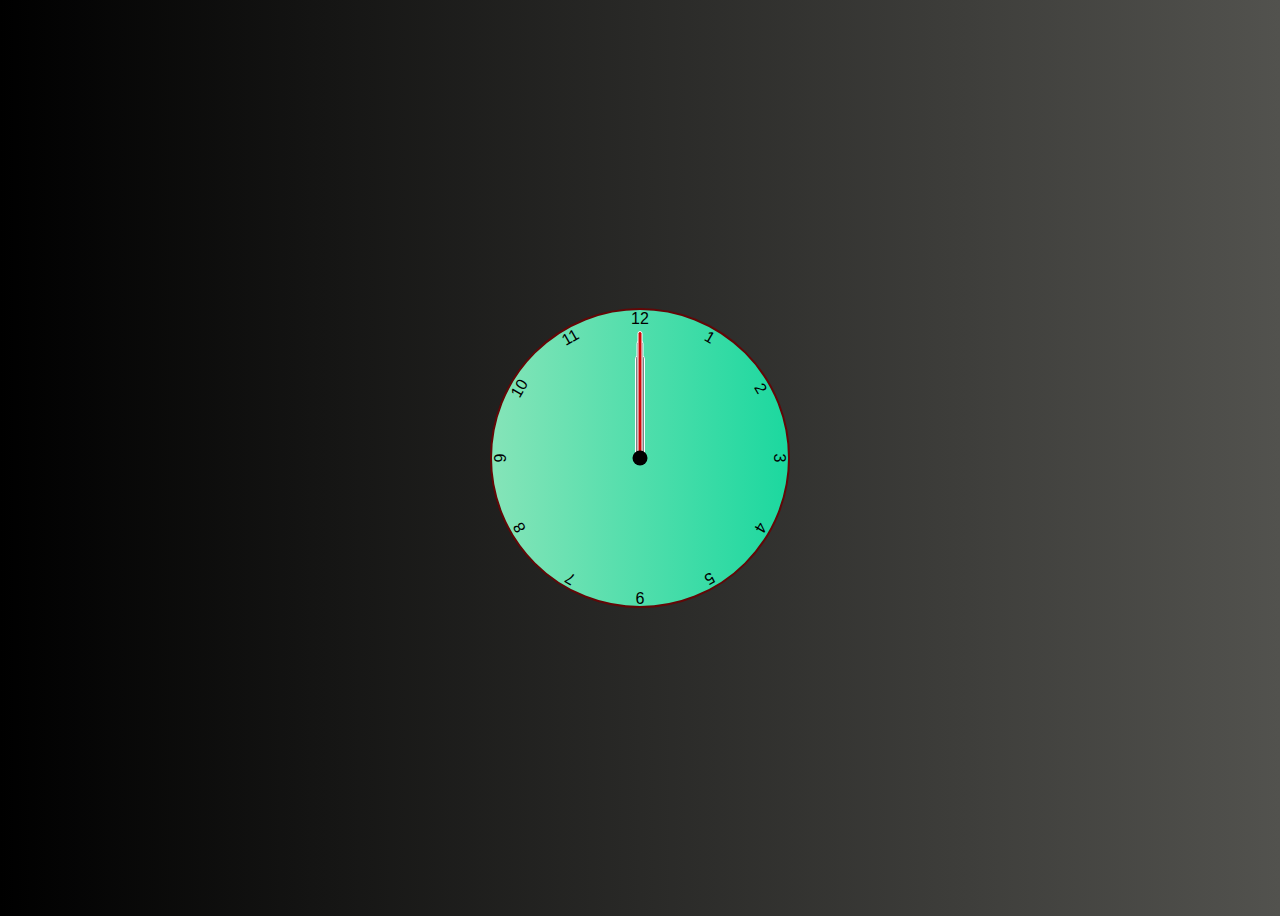
<file: index.html>
<!DOCTYPE html>
<html lang="en">
<head>
    <meta charset="UTF-8">
    <meta http-equiv="X-UA-Compatible" content="IE=edge">
    <meta name="viewport" content="width=device-width, initial-scale=1.0">
    <title>clock</title>
    <link rel="stylesheet" href="style.css">
</head>
<body>

<div class="clock">
    <div class="time hour"   date-hour-time></div>
    <div class="time minute" date-minute-time></div>
    <div class="time second" date-second-time></div>

    <div class="num number1">1</div>
    <div class="num number2">2</div>
    <div class="num number3">3</div>
    <div class="num number4">4</div>
    <div class="num number5">5</div>
     <div class="num number6">9</div> <!-- itis 6 rodate so send 9 -->
    <div class="num number7">7</div>
    <div class="num number8">8</div>
    <div class="num number9">9</div>
    <div class="num number10">10</div>
    <div class="num number11">11</div>
    <div class="num number12">12</div>
</div>
    <script src="script.js"></script>
</body>
</html>
</file>
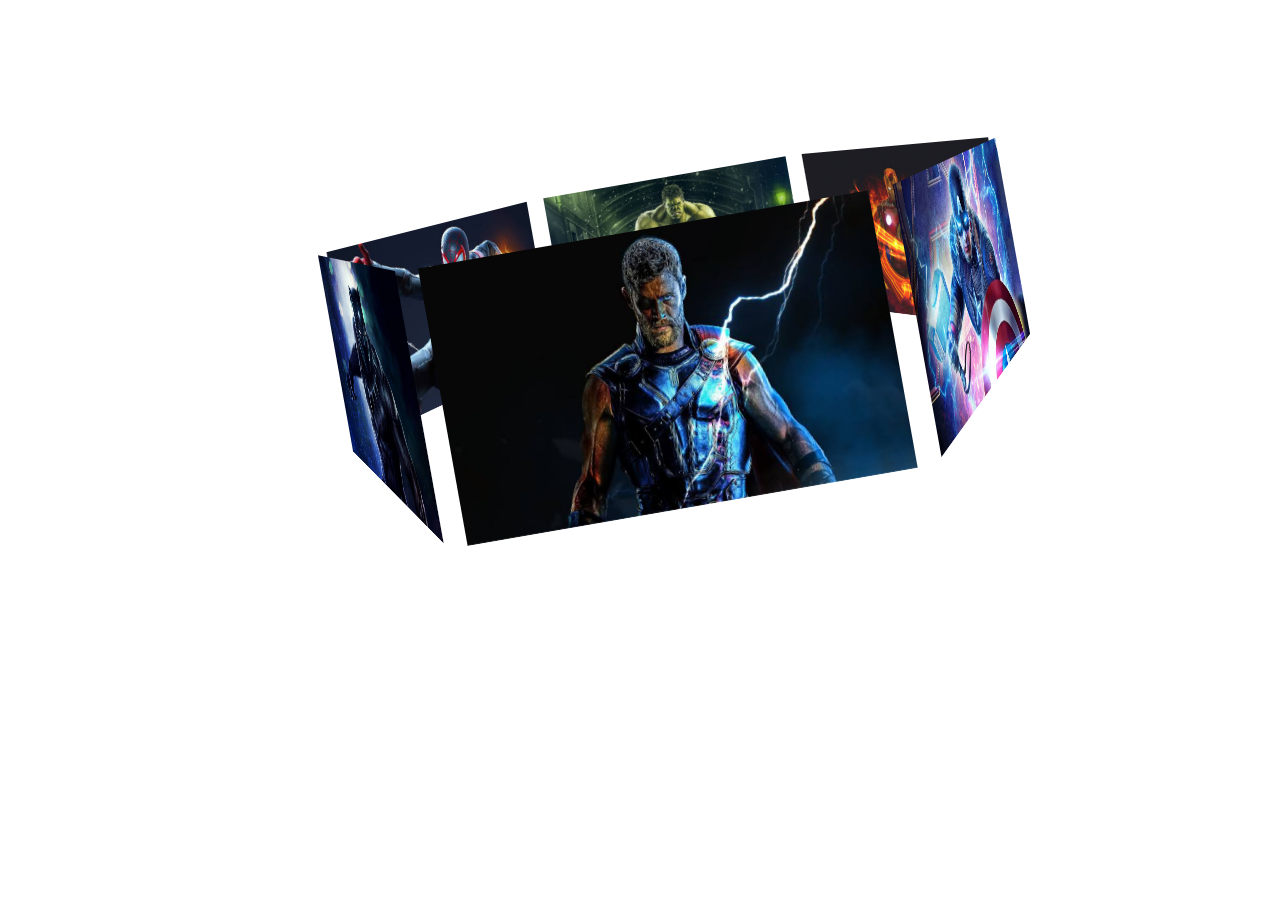
<file: 3D/index.html>
<!DOCTYPE html>
<html lang="en">
<head>
    <meta charset="UTF-8">
    <meta http-equiv="X-UA-Compatible" content="IE=edge">
    <meta name="viewport" content="width=device-width, initial-scale=1.0">
    <link rel="stylesheet" href="style3D.css">
    <title>3D</title>
</head>
<body>
    <div class="container">
        <div class="images">
            <img src="img/captain.jpeg" alt="">
            <img src="img/iron man.jpeg" alt="">
            <img src="img/hulk.jpeg" alt="">
            <img src="img/spider.jpeg" alt="">
            <img src="img/black.jpeg" alt="">
            <img src="img/thor.jpeg" alt="">

        </div>
    </div>
</body>
</html>
</file>
<file: style.css>
*{
    box-sizing: border-box;
    font-family: serif;
    
}
:root{
    --black:black;
}
body{
    background: linear-gradient(to right,black,rgb(82, 82, 78));
display: flex;
justify-content: center;
align-items: center;
min-height: 100vh;
overflow: hidden;
}
.clock{
width: 300px;
height: 300px;
background:linear-gradient(to left, rgb(28, 216, 159),rgb(133, 228, 184));
border-radius: 50%;
border: 2px solid rgb(98, 7, 7);
position: relative;
}
.clock .num{
    --rotation:0;
position: absolute;
width: 100%;
height: 100%;
/* background-color: red; */
text-align: center;
transform: rotate(var(--rotation));
font: 1em sans-serif;
}
.clock .number1{--rotation:30deg}
.clock .number2{--rotation:60deg}
.clock .number3{--rotation:90deg}
.clock .number4{--rotation:120deg}
.clock .number5{--rotation:150deg}
.clock .number6{--rotation:180deg}
.clock .number7{--rotation:210deg}
.clock .number8{--rotation:240deg}
.clock .number9{--rotation:270deg}
.clock .number10{--rotation:300deg}
.clock .number11{--rotation:330deg}

.clock .time{
    --rotation:0;
    position: absolute;
    bottom: 50%;
    left: 50%;
    width: 10px;
    height: 50%;
    transform-origin: bottom;
    border: 1px solid white;
    border-top-left-radius: 10px;
    border-top-right-radius: 10px;
z-index: 10;
    transform: translateX(-50%)
    rotate(calc(var(--rotation)* 1deg ));

}

.clock::after{
    content: '';
    position: absolute;
    background-color: var(--black);
    z-index: 11;
    width: 15px;
    height: 15px;
    top: 50%;left: 50%;
    transform: translate(-50%, -50%);
    border-radius: 50%;
}

.clock .time.second {
    width: 5px;
    height: 43%;
    background-color: rgb(206, 9, 9);
}

.clock .time.minute {
    width: 7px;
    height: 40%;
    background-color:var(--black);
}

.clock .time.hour {
    width: 10px;
    height: 35%;
    background-color: var(--black);
}
</file>
<file: 3D/style3D.css>
img{
    width: 320px;
    height: 200px;
    position: absolute;
}
.container{
    width: 350px;
    height: 200px;
    position: relative;
    margin-top: 15%;
    margin-left: 40%;
    perspective: 1000px;
    transform-style: preserve-3d;
    transform: rotateX(-10deg) rotateZ(-10deg);
    animation: anime 20s linear infinite;
}
@keyframes anime{
    50%{
        transform: rotateX(30deg);
    }90%{
        transform: rotateX(-30deg);
    }
}
.images{

    width: 100%;
    position: absolute;
    transform-style: preserve-3d;
    animation: rotate 20s linear infinite;
}
@keyframes rotate {
    from{

    }to{
        transform: rotateY(360deg);
    }
}
img:nth-child(1){
    transform: rotateY(60deg) translateZ(300px);
}
img:nth-child(2){
    transform: rotateY(120deg) translateZ(300px);
}img:nth-child(3){
    transform: rotateY(180deg) translateZ(300px);
}img:nth-child(4){
    transform: rotateY(240deg) translateZ(300px);
}img:nth-child(5){
    transform: rotateY(300deg) translateZ(300px);
}img:nth-child(6){
    transform: rotateY(360deg) translateZ(300px);
}
img:hover{
    width: 340px;
    height: 220px;
    cursor: pointer;
border-radius:25px;
}
</file>
